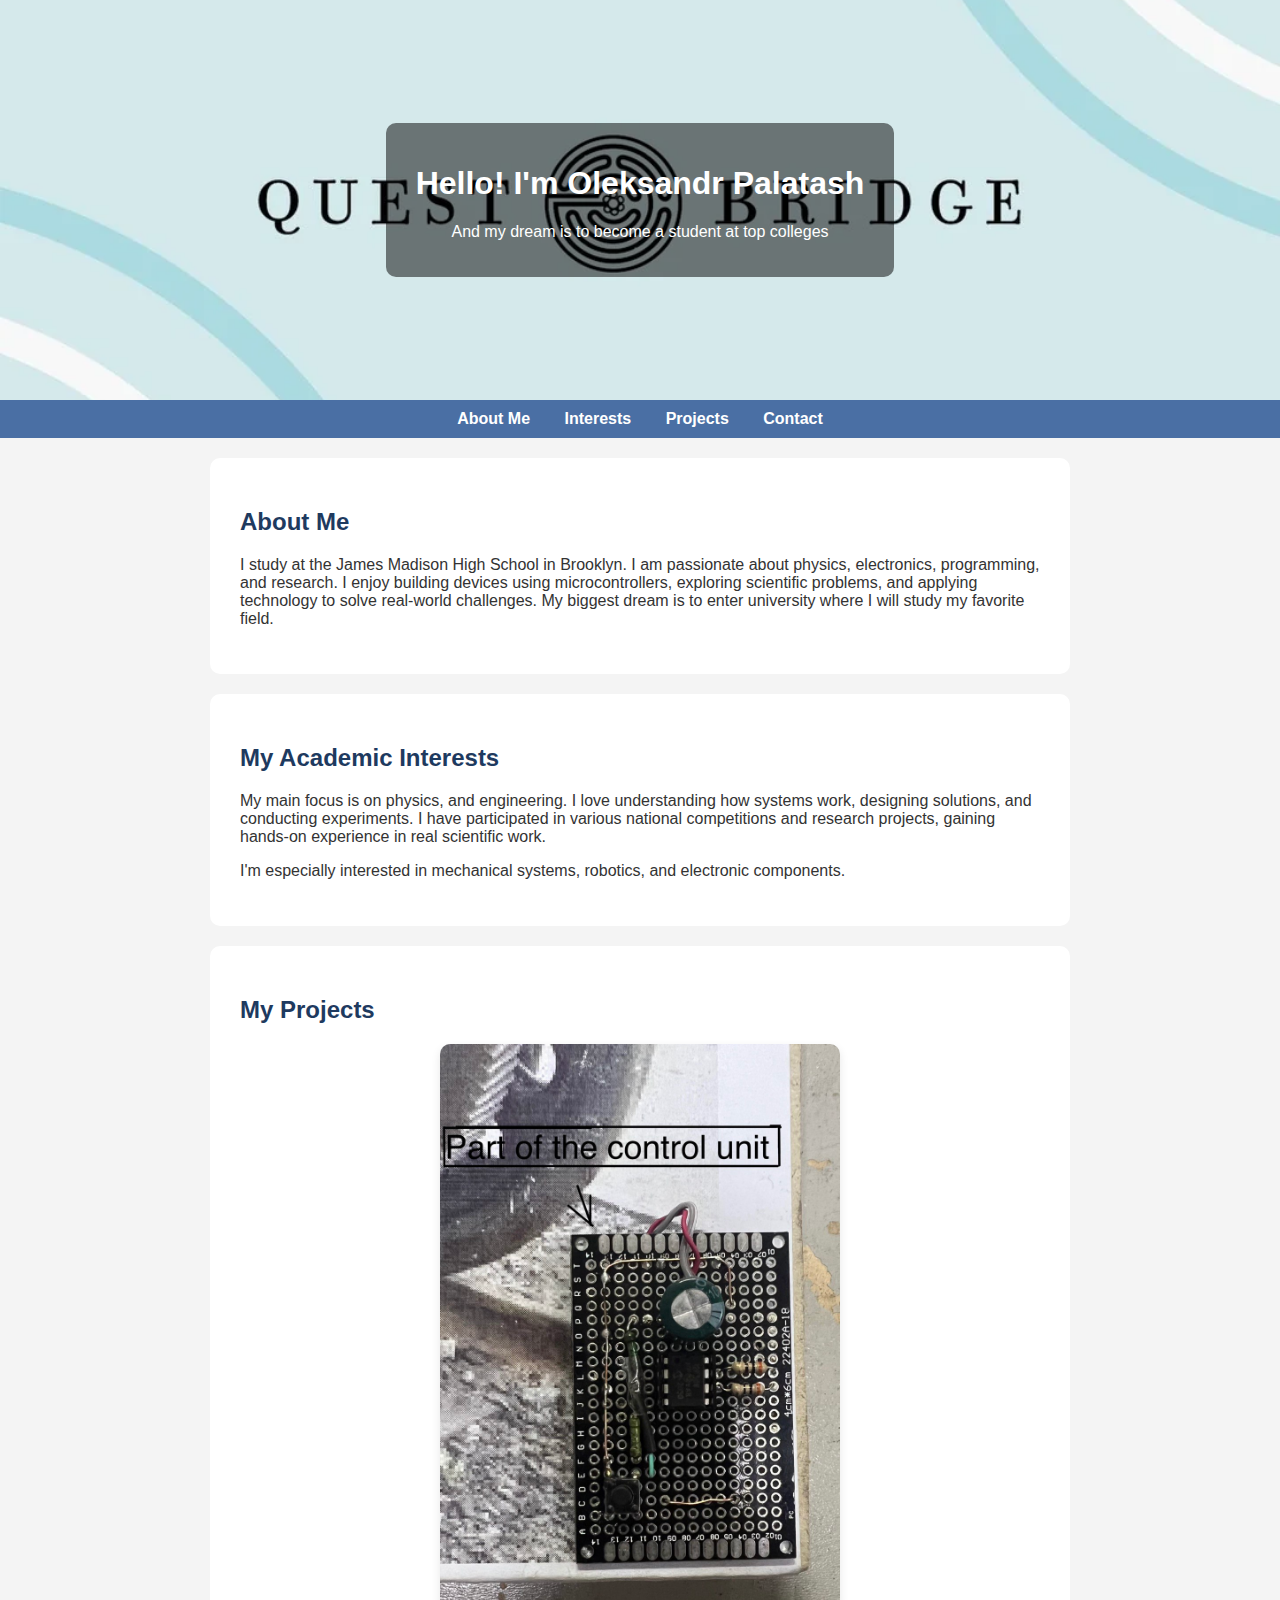
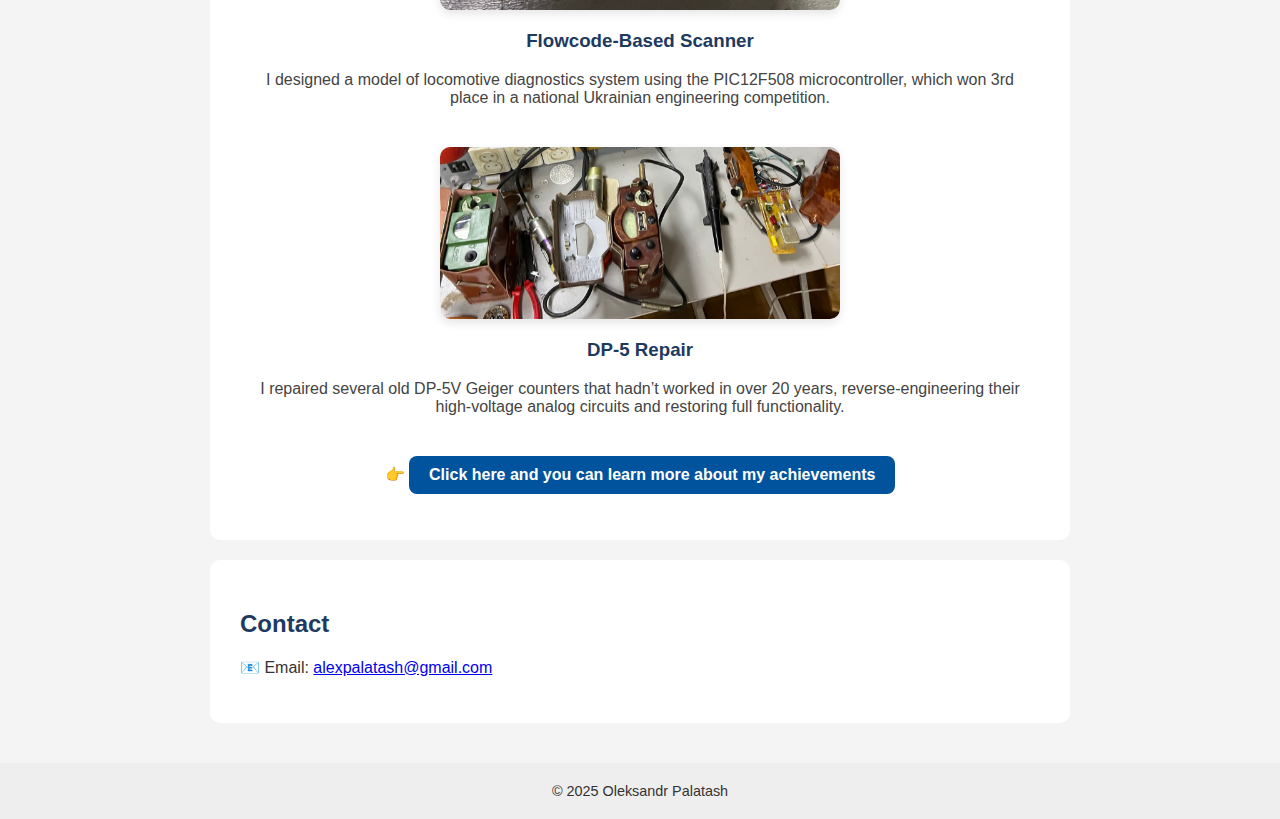
<file: index.html>
<!DOCTYPE html>
<html lang="en">
<head>
<meta charset="UTF-8">
<meta name="viewport" content="width=device-width, initial-scale=1.0">
<title>QuestBridge — About Me</title>
<link rel="stylesheet" href="style.QB.css">
</head>
<body>

<header class="hero-header">
<div class="overlay">
<h1>Hello! I'm Oleksandr Palatash</h1>
<p>And my dream is to become a student at top colleges</p>
</div>
</header>

<nav>
<a href="#about">About Me</a>
<a href="#interests">Interests</a>
<a href="#projects">Projects</a>
<a href="#contact">Contact</a>
</nav>


<section id="about">
<h2>About Me</h2>
<p>I study at the James Madison High School in Brooklyn. I am passionate about physics, electronics, programming, and research. I enjoy building devices using microcontrollers, exploring scientific problems, and applying technology to solve real-world challenges. My biggest dream is to enter university where I will study my favorite field.</p>
</section>


<section id="interests">
<h2>My Academic Interests</h2>
<p>My main focus is on physics, and engineering. I love understanding how systems work, designing solutions, and conducting experiments. I have participated in various national competitions and research projects, gaining hands-on experience in real scientific work.</p>
<p>I'm especially interested in mechanical systems, robotics, and electronic components.</p>
</section>


<section id="projects">
<h2>My Projects</h2>

<div class="project">
<img src="loc.jpg" alt="Flowcode Scanner Project" />
<h3>Flowcode-Based Scanner</h3>
<p>I designed a model of locomotive diagnostics system using the PIC12F508 microcontroller, which won 3rd place in a national Ukrainian engineering competition.</p>
</div>

<div class="project">
<img src="дп5.jpg" alt="DP5" />
<h3>DP-5 Repair</h3>
<p>I repaired several old DP-5V Geiger counters that hadn’t worked in over 20 years, reverse-engineering their high-voltage analog circuits and restoring full functionality.</p>
</div>

<p style="text-align: center; margin-top: 30px;">
👉 <a href="index.achievements.QB.html" class="button">Click here and you can learn more about  my achievements</a>
</p>
</section>


<section id="contact">
<h2>Contact</h2>
<p>📧 Email: <a href="mailto:alexpalatash@gmail.com">alexpalatash@gmail.com</a></p>
</section>

<footer>
&copy; 2025 Oleksandr Palatash
</footer>

</body>

</html>
</file>
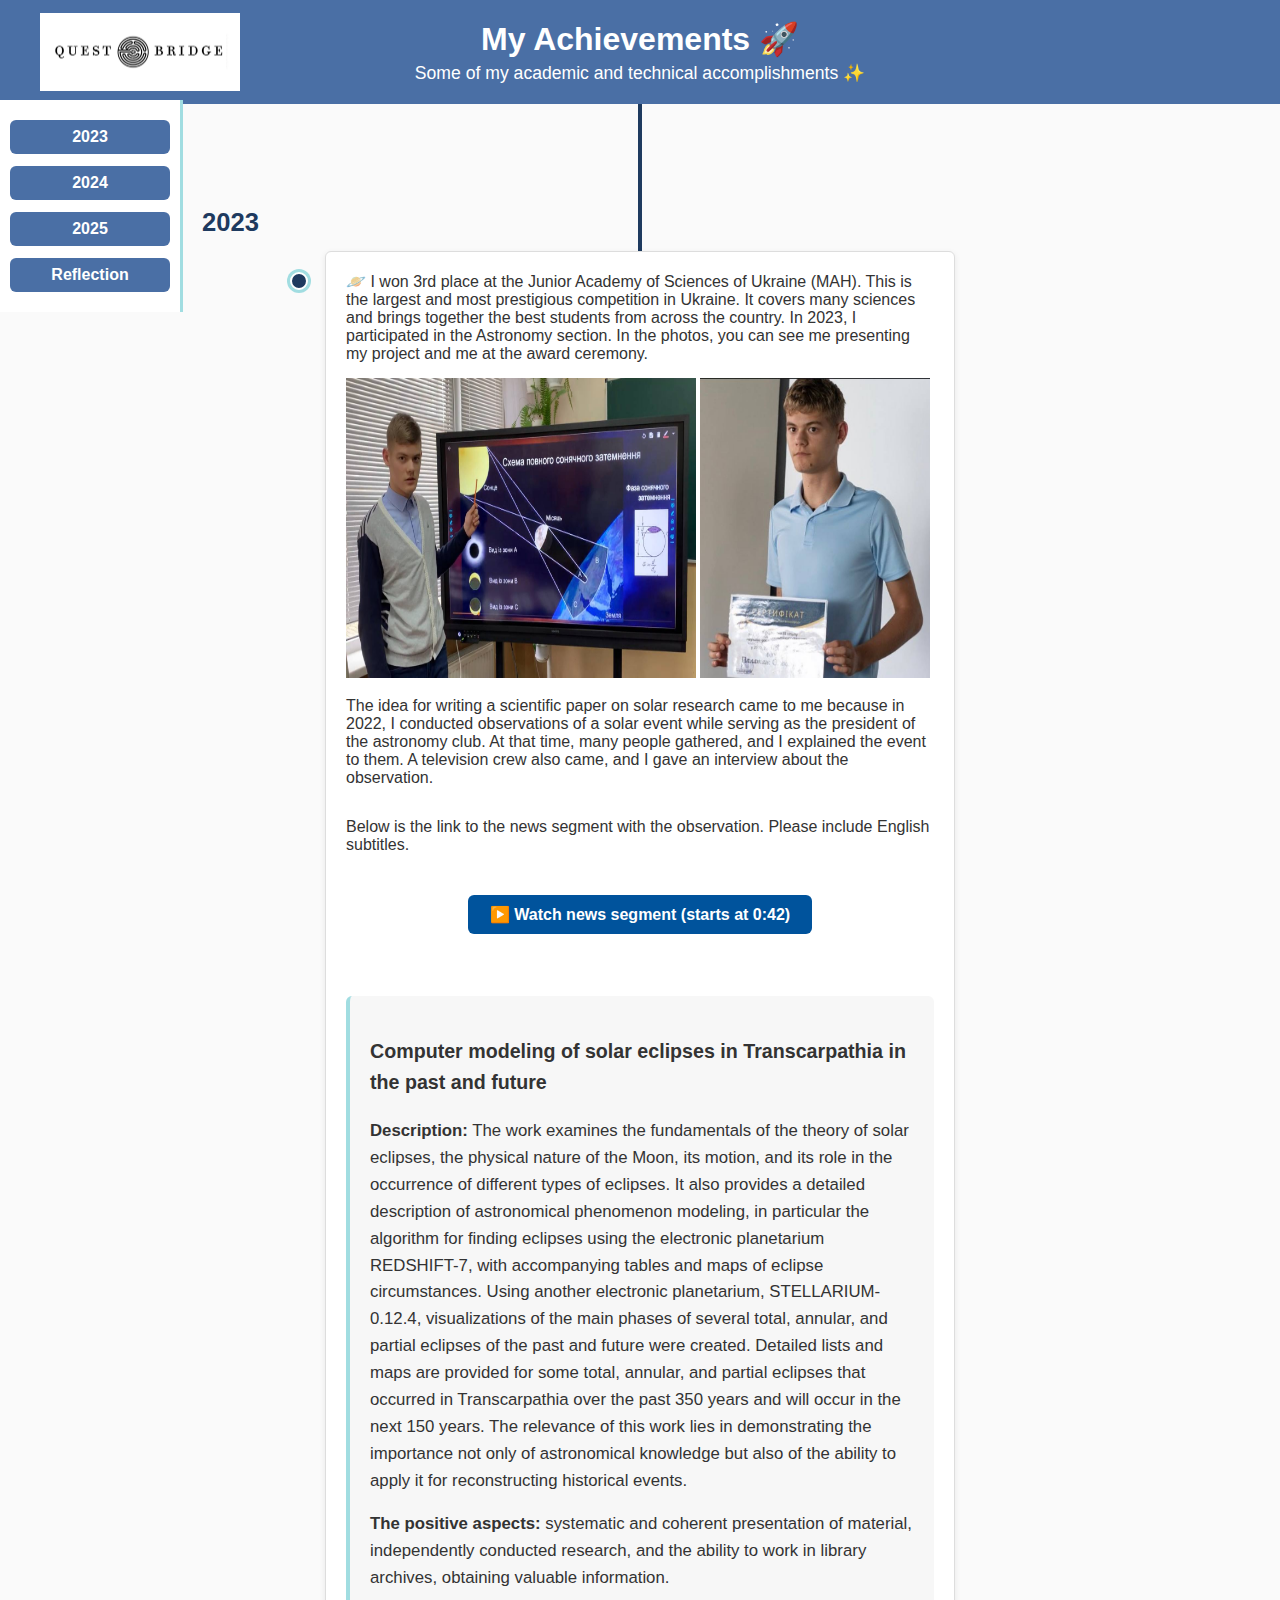
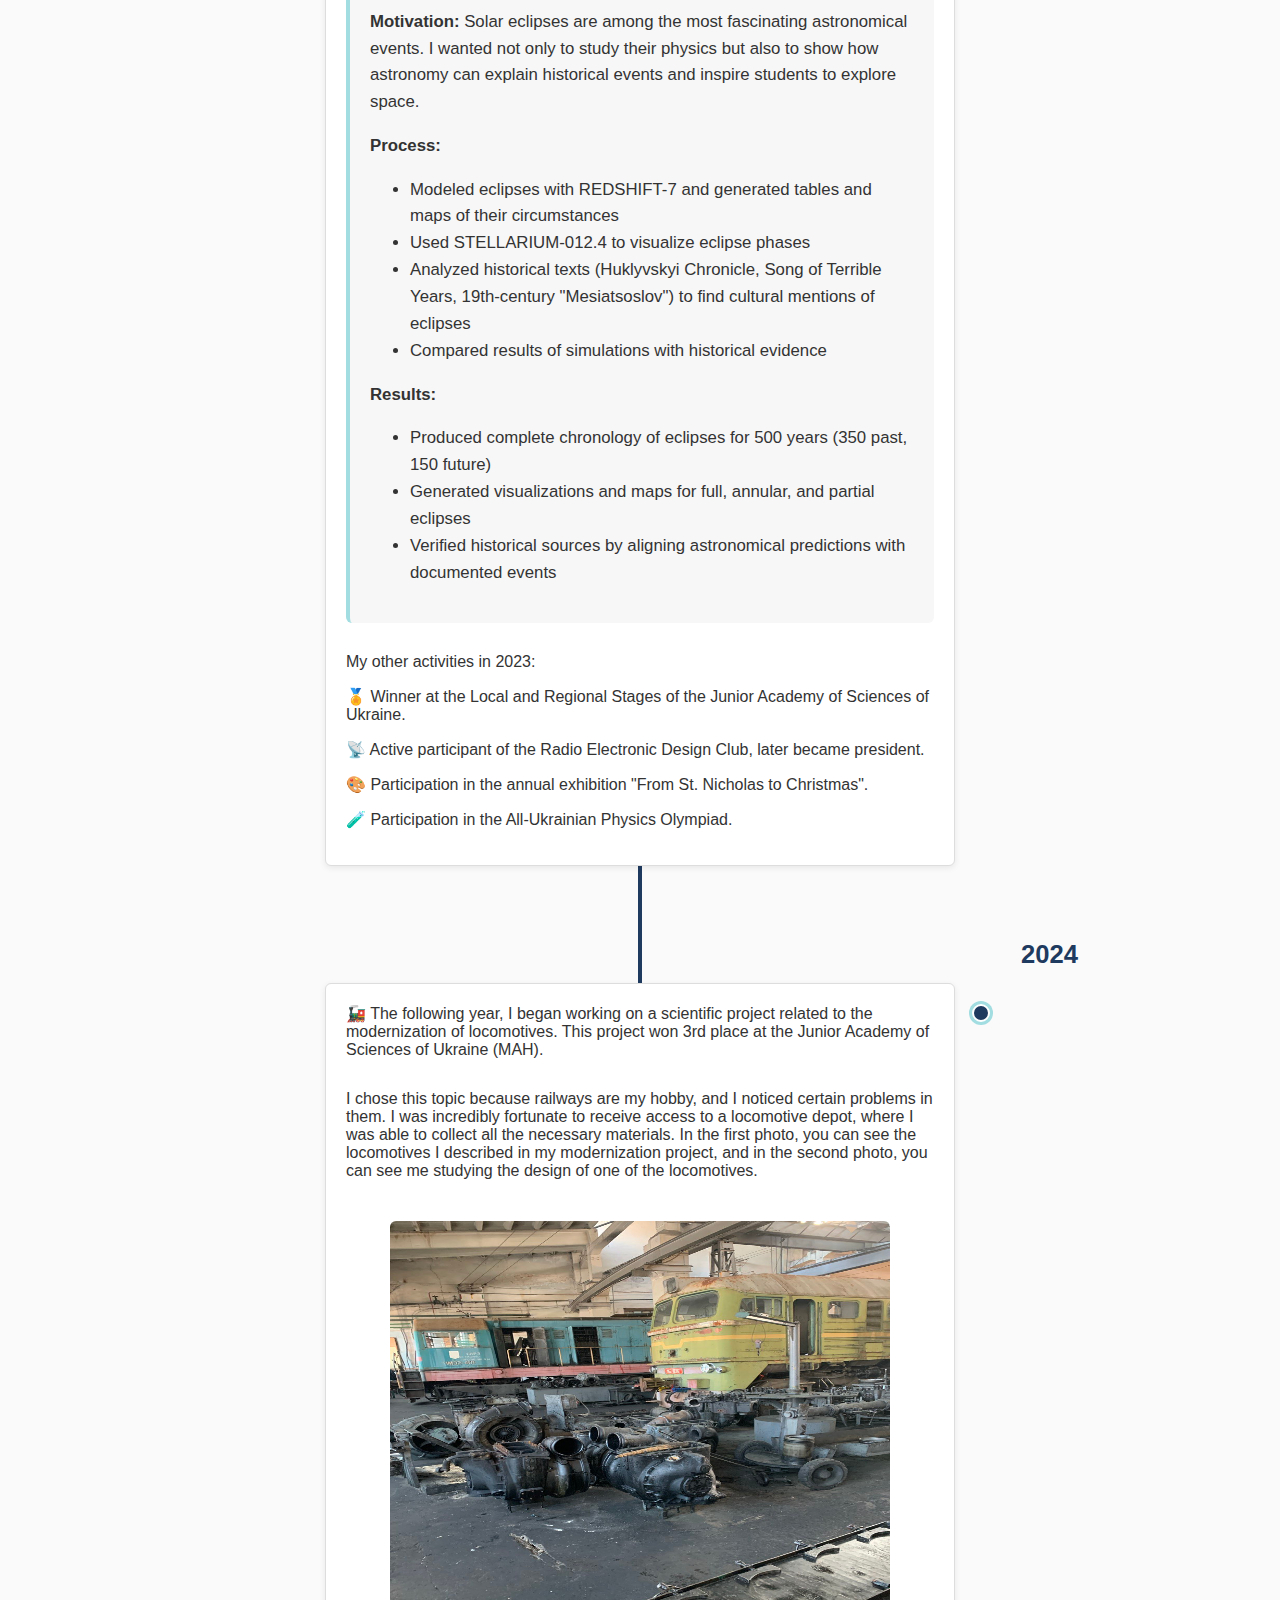
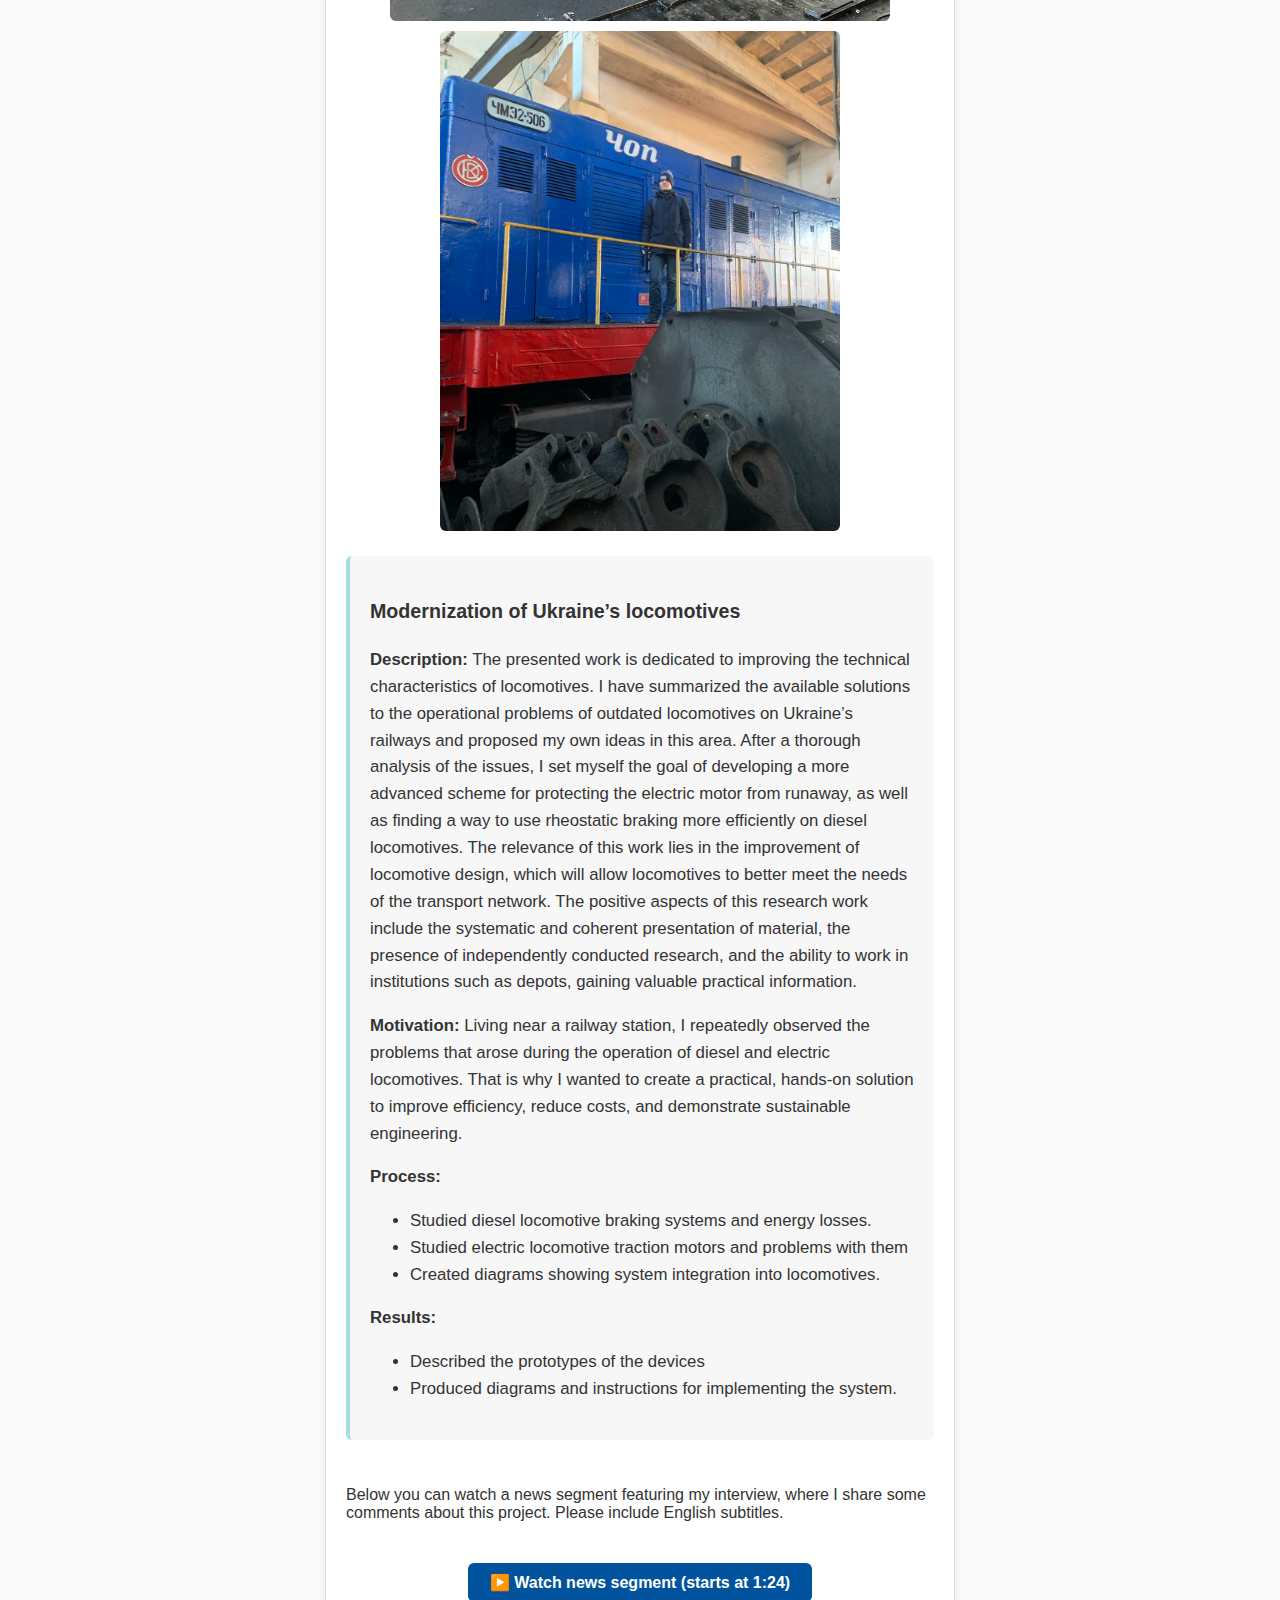
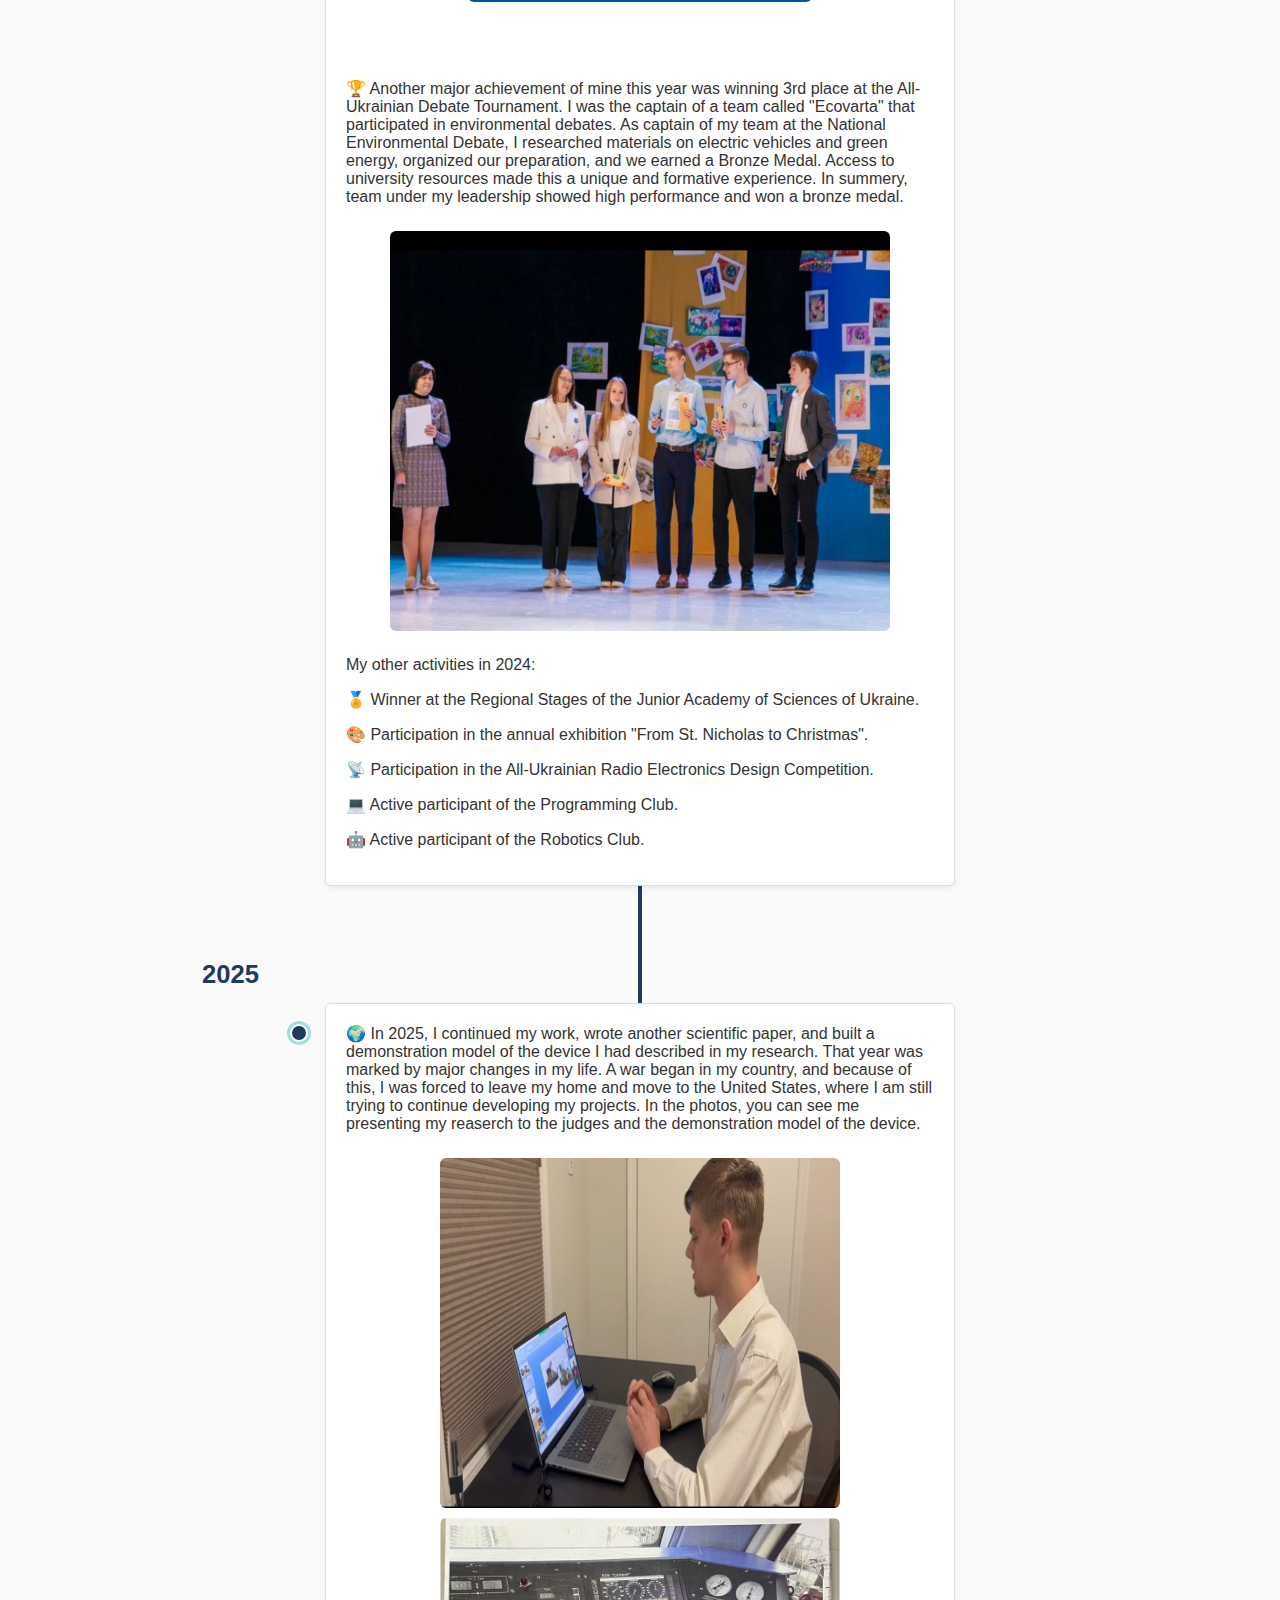
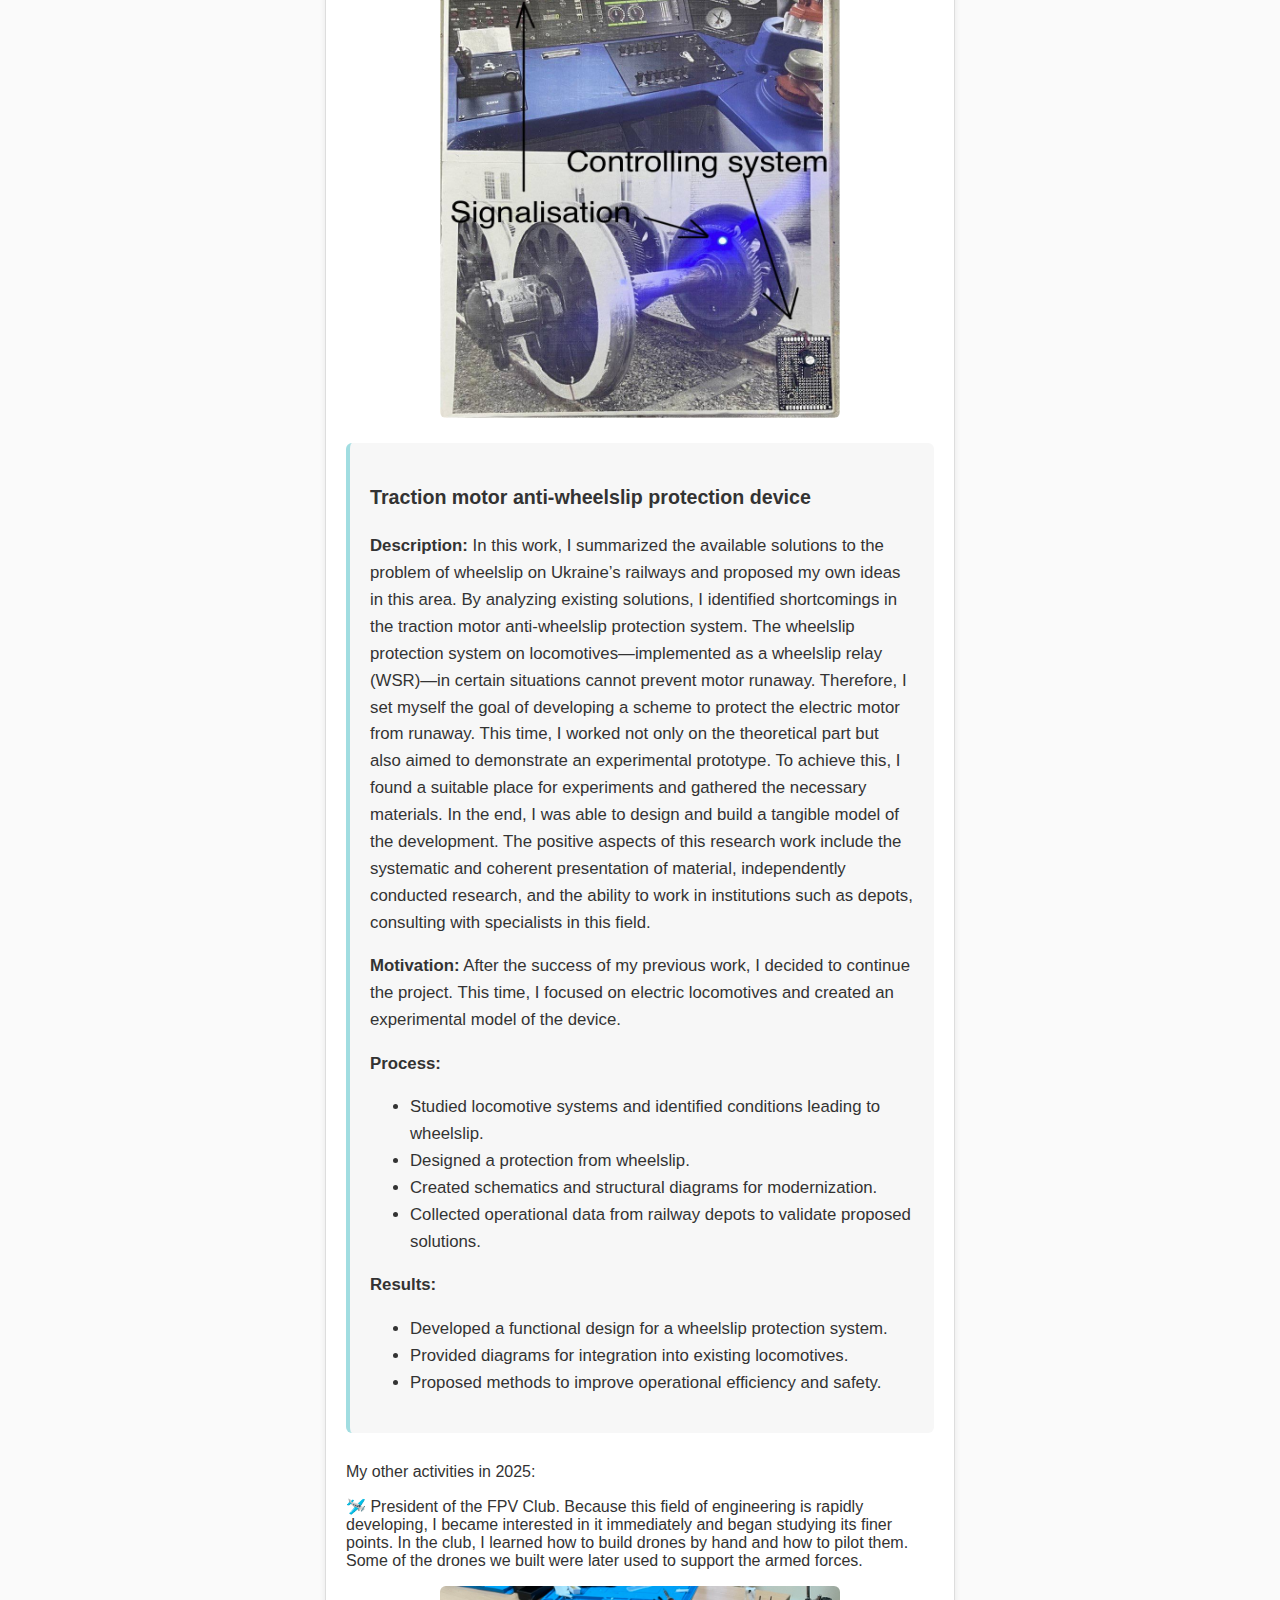
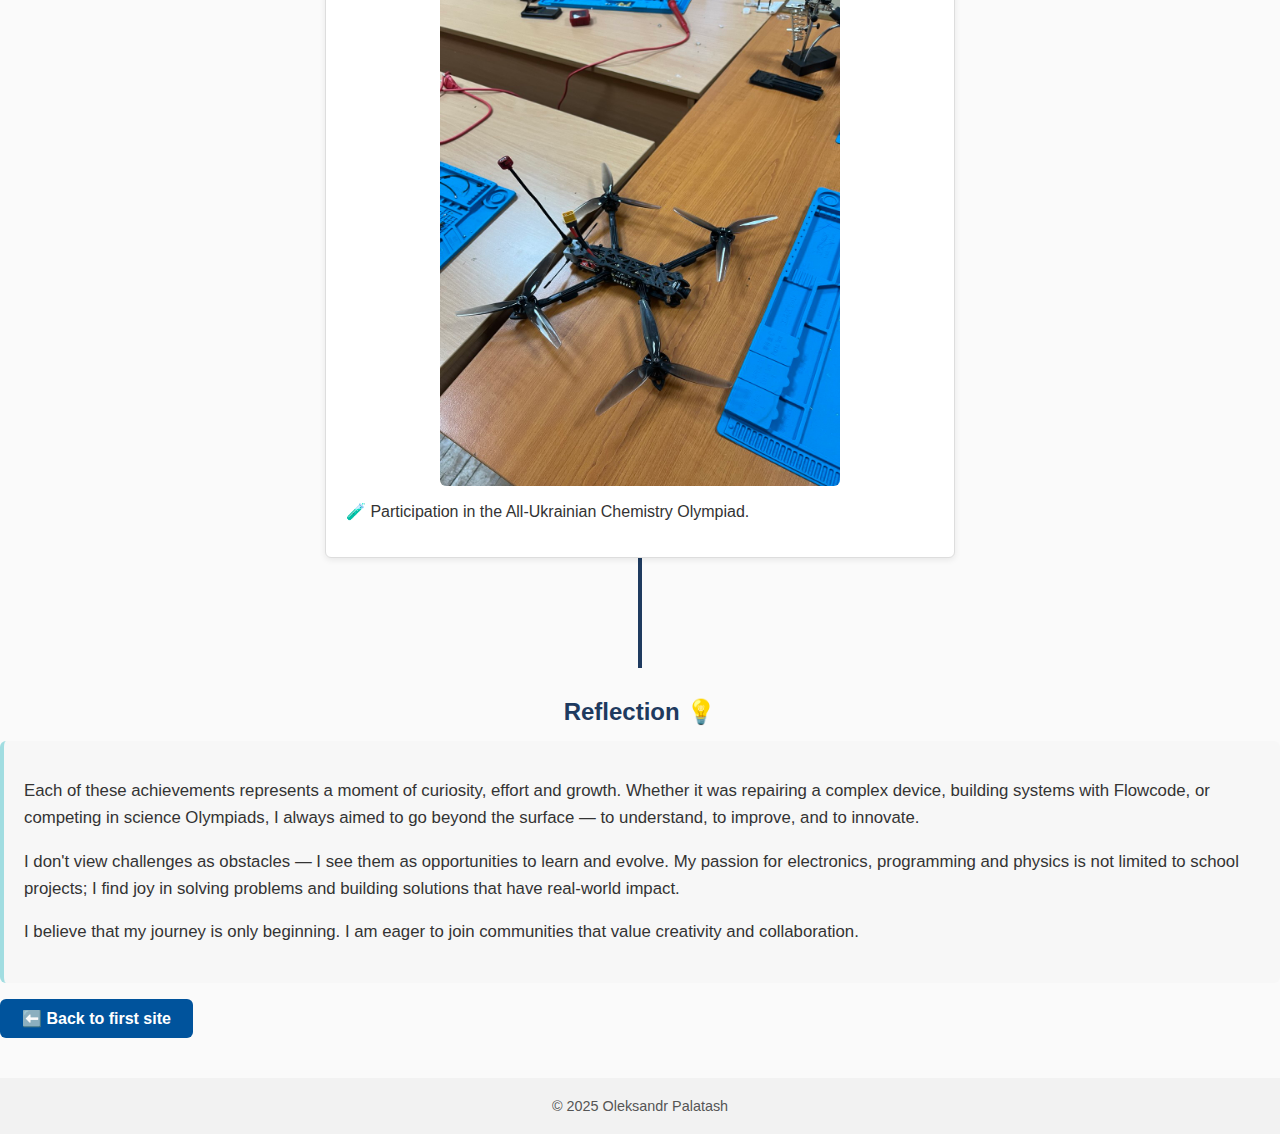
<file: index.achievements.QB.html>
<!DOCTYPE html>
<html lang="en">
<head>
<meta charset="UTF-8">
<meta name="viewport" content="width=device-width, initial-scale=1.0">
<title>My Achievements</title>
<link rel="stylesheet" href="style.achievements.QB.css">
</head>
<body>

<header class="mit-header">
<img src="questbridge_logo_feature.jpg" alt="Logo" class="mit-logo">
<div class="header-title">
<h1>My Achievements 🚀</h1>
<p>Some of my academic and technical accomplishments ✨</p>
</div>
</header>

<nav class="year-nav-fixed">
<a href="#year2023">2023</a>
<a href="#year2024">2024</a>
<a href="#year2025">2025</a>
<a href="#reflection">Reflection</a>
</nav>

<main class="timeline">



<div class="timeline-item" id="year2023">
<div class="timeline-year">2023</div>
<div class="timeline-content">
🪐 I won 3rd place at the Junior Academy of Sciences of Ukraine (МАН). This is the largest and most prestigious competition in Ukraine. It covers many sciences and brings together the best students from across the country. In 2023, I participated in the Astronomy section. In the photos, you can see me presenting my project and me at the award ceremony.

<div>
<img src="показ.jpg" alt="Astronomy competition photo 1" class="photo-2023-1">
<img src="нагорода.jpg" alt="Astronomy competition photo 2" class="photo-2023-2">
</div>

The idea for writing a scientific paper on solar research came to me because in 2022, I conducted observations of a solar event while serving as the president of the astronomy club. At that time, many people gathered, and I explained the event to them. A television crew also came, and I gave an interview about the observation.
<p >Below is the link to the news segment with the observation. Please include English subtitles.</p>
<div class="video-container">
<a href="https://www.youtube.com/watch?v=30VEkswxMg4&t=42s" target="_blank" class="button">
  ▶️ Watch news segment (starts at 0:42)
</a>
</div>
</a>
<p></p>

<div class="achievement-text">
<h3>Computer modeling of solar eclipses in Transcarpathia in the past and future</h3>
<p><strong>Description:</strong> The work examines the fundamentals of the theory of solar eclipses, the physical nature of the Moon, its motion, and its role in the occurrence of different types of eclipses. It also provides a detailed description of astronomical phenomenon modeling, in particular the algorithm for finding eclipses using the electronic planetarium REDSHIFT-7, with accompanying tables and maps of eclipse circumstances. Using another electronic planetarium, STELLARIUM-0.12.4, visualizations of the main phases of several total, annular, and partial eclipses of the past and future were created. Detailed lists and maps are provided for some total, annular, and partial eclipses that occurred in Transcarpathia over the past 350 years and will occur in the next 150 years. The relevance of this work lies in demonstrating the importance not only of astronomical knowledge but also of the ability to apply it for reconstructing historical events.</p>

<p><strong>The positive aspects:</strong> systematic and coherent presentation of material, independently conducted research, and the ability to work in library archives, obtaining valuable information.</p>

<p><strong>Motivation:</strong> Solar eclipses are among the most fascinating astronomical events. I wanted not only to study their physics but also to show how astronomy can explain historical events and inspire students to explore space.</p>

<p><strong>Process:</strong></p>
<ul>
<li>Modeled eclipses with REDSHIFT-7 and generated tables and maps of their circumstances</li>
<li>Used STELLARIUM-012.4 to visualize eclipse phases</li>
<li>Analyzed historical texts (Huklyvskyi Chronicle, Song of Terrible Years, 19th-century "Mesiatsoslov") to find cultural mentions of eclipses</li>
<li>Compared results of simulations with historical evidence</li>
</ul>

<p><strong>Results:</strong></p>
<ul>
<li>Produced complete chronology of eclipses for 500 years (350 past, 150 future)</li>
<li>Generated visualizations and maps for full, annular, and partial eclipses</li>
<li>Verified historical sources by aligning astronomical predictions with documented events</li>
</ul>
</div>



<div >
My other activities in 2023:
<p>🏅 Winner at the Local and Regional Stages of the Junior Academy of Sciences of Ukraine.</p>
<p>📡 Active participant of the Radio Electronic Design Club, later became president.</p>
<p>🎨 Participation in the annual exhibition "From St. Nicholas to Christmas".</p>
<p>🧪 Participation in the All-Ukrainian Physics Olympiad.</p>
</div>
</div>
</div>


<div class="timeline-item" id="year2024">
<div class="timeline-year">2024</div>
<div class="timeline-content">
🚂 The following year, I began working on a scientific project related to the modernization of locomotives. This project won 3rd place at the Junior Academy of Sciences of Ukraine (МАН).
<p>I chose this topic because railways are my hobby, and I noticed certain problems in them. I was incredibly fortunate to receive access to a locomotive depot, where I was able to collect all the necessary materials. In the first photo, you can see the locomotives I described in my modernization project, and in the second photo, you can see me studying the design of one of the locomotives.</p>
<div class="photos">
<img src="depo1.jpg" alt="photo 1 " class="photo-2024-1">
<img src="depo2.jpg" alt="photo 2" class="photo-2024-2">
</div>

<div class="achievement-text">
<h3>Modernization of Ukraine’s locomotives</h3>
<p><strong>Description:</strong> The presented work is dedicated to improving the technical characteristics of locomotives. I have summarized the available solutions to the operational problems of outdated locomotives on Ukraine’s railways and proposed my own ideas in this area. After a thorough analysis of the issues, I set myself the goal of developing a more advanced scheme for protecting the electric motor from runaway, as well as finding a way to use rheostatic braking more efficiently on diesel locomotives.

The relevance of this work lies in the improvement of locomotive design, which will allow locomotives to better meet the needs of the transport network.

The positive aspects of this research work include the systematic and coherent presentation of material, the presence of independently conducted research, and the ability to work in institutions such as depots, gaining valuable practical information.</p>

<p><strong>Motivation:</strong> Living near a railway station, I repeatedly observed the problems that arose during the operation of diesel and electric locomotives. That is why I wanted to create a practical, hands-on solution to improve efficiency, reduce costs, and demonstrate sustainable engineering. </p>

<p><strong>Process:</strong></p>
<ul>
<li>Studied diesel locomotive braking systems and energy losses.</li>
<li>Studied electric locomotive traction motors and problems with them</li>
<li>Created diagrams showing system integration into locomotives.</li>
</ul>

<p><strong>Results:</strong></p>
<ul>
<li>Described the prototypes of the devices</li>
<li>Produced diagrams and instructions for implementing the system.</li>
</ul>
</div>
 <p>Below you can watch a news segment featuring my interview, where I share some comments about this project. Please include English subtitles.</p>
<div class="video-container">
 <a href="https://www.youtube.com/watch?v=6lE51dzWRyw&t=84s" target="_blank" class="button">▶️ Watch news segment (starts at 1:24)</a>
</div>
<p></p>
<div>
</div>
<div>
🏆 Another major achievement of mine this year was winning 3rd place at the All-Ukrainian Debate Tournament.
I was the captain of a team called "Ecovarta" that participated in environmental debates. As captain of my team at the National Environmental Debate, I researched materials on electric vehicles and green energy, organized our preparation, and we earned a Bronze Medal. Access to university resources made this a unique and formative experience. In summery, team under my leadership showed high performance and won a bronze medal.
</div>
<div>
<img src="debate.jpg" class="photo-2024-3" alt="Debate competition photo">
</div>
<div>
My other activities in 2024:
<p>🏅 Winner at the Regional Stages of the Junior Academy of Sciences of Ukraine.</p>
<p>🎨 Participation in the annual exhibition "From St. Nicholas to Christmas".</p>
<p>📡 Participation in the All-Ukrainian Radio Electronics Design Competition.</p>
<p>💻 Active participant of the Programming Club.</p>
<p>🤖 Active participant of the Robotics Club.</p>
</div>
</div>
</div>


<div class="timeline-item" id="year2025">
<div class="timeline-year">2025</div>
<div class="timeline-content">
🌍 In 2025, I continued my work, wrote another scientific paper, and built a demonstration model of the device I had described in my research. That year was marked by major changes in my life. A war began in my country, and because of this, I was forced to leave my home and move to the United States, where I am still trying to continue developing my projects. In the photos, you can see me presenting my reaserch to the judges and the demonstration model of the device.
<div>
<img src="me.jpg" class="photo-2025-1" alt="Presentation photo">
<img src="лок.jpg" class="photo-2025-2" alt="Prototype photo">
</div>

<div class="achievement-text">
<h3>Traction motor anti-wheelslip protection device</h3>
<p><strong>Description:</strong> In this work, I summarized the available solutions to the problem of wheelslip on Ukraine’s railways and proposed my own ideas in this area. By analyzing existing solutions, I identified shortcomings in the traction motor anti-wheelslip protection system. The wheelslip protection system on locomotives—implemented as a wheelslip relay (WSR)—in certain situations cannot prevent motor runaway. Therefore, I set myself the goal of developing a scheme to protect the electric motor from runaway. This time, I worked not only on the theoretical part but also aimed to demonstrate an experimental prototype. To achieve this, I found a suitable place for experiments and gathered the necessary materials. In the end, I was able to design and build a tangible model of the development.

The positive aspects of this research work include the systematic and coherent presentation of material, independently conducted research, and the ability to work in institutions such as depots, consulting with specialists in this field.
</p>

<p><strong>Motivation:</strong> After the success of my previous work, I decided to continue the project. This time, I focused on electric locomotives and created an experimental model of the device. </p>

<p><strong>Process:</strong></p>
<ul>
<li>Studied locomotive systems and identified conditions leading to wheelslip.</li>
<li>Designed a protection from wheelslip.</li>
<li>Created schematics and structural diagrams for modernization.</li>
<li>Collected operational data from railway depots to validate proposed solutions.</li>
</ul>

<p><strong>Results:</strong></p>
<ul>
<li>Developed a functional design for a wheelslip protection system.</li>
<li>Provided diagrams for integration into existing locomotives.</li>
<li>Proposed methods to improve operational efficiency and safety.</li>
</ul>
</div>

<div>
My other activities in 2025:
<p>🛩️ President of the FPV Club. Because this field of engineering is rapidly developing, I became interested in it immediately and began studying its finer points. In the club, I learned how to build drones by hand and how to pilot them. Some of the drones we built were later used to support the armed forces.</p>
<div class="photos">
<img src="drone.jpg" class="photo-2025-3" alt="FPV drone photo">
</div>
<p>🧪 Participation in the All-Ukrainian Chemistry Olympiad.</p>
</div>
</div>
</div>
</div>
</main>

<h2 class="centered-topic" id="reflection">Reflection 💡</h2>
<div class="achievement-text">
<p><p>Each of these achievements represents a moment of curiosity, effort and growth. Whether it was repairing a complex device, building systems with Flowcode, or competing in science Olympiads, I always aimed to go beyond the surface — to understand, to improve, and to innovate.</p>
<p>I don't view challenges as obstacles — I see them as opportunities to learn and evolve. My passion for electronics, programming and physics is not limited to school projects; I find joy in solving problems and building solutions that have real-world impact.</p>
<p>I believe that my journey is only beginning. I am eager to join communities that value creativity and collaboration.</p>
</div>
<div class="video-container1">
<p><a href="index.QB.html" class="button">⬅️ Back to first site</a></p>
</div>
<footer>
&copy; 2025 Oleksandr Palatash
</footer>

</body>

</html>
</file>
<file: style.QB.css>
body {
font-family: 'Segoe UI', sans-serif;
background: #f4f4f4;
color: #333;
margin: 0;
}

.hero-header {
background-image: url('POSTER.webp'); 
background-size: cover;
background-position: center;
height: 400px;
display: flex;
align-items: center;
justify-content: center;
text-align: center;
position: relative;
}

.overlay {
background-color: rgba(0,0,0,0.5);
color: white;
padding: 20px 30px;
border-radius: 10px;
}

nav {
background: #4a6fa4;
text-align: center;
padding: 10px;
}

nav a {
display: inline-block;
color: #fff;
text-decoration: none;
margin: 0 15px;
font-weight: bold;
transition: all 0.3s ease;
}

nav a:hover {
transform: scale(1.1);
}

section {
max-width: 800px;
margin: auto;
padding: 30px;
background: white;
margin-top: 20px;
border-radius: 10px;
}

h2 {
color: #1e3a5f;
}

footer {
text-align: center;
padding: 20px;
background: #eee;
margin-top: 40px;
font-size: 0.9em;
}

img {
display: block;
margin: 20px auto;
max-width: 90%;
height: auto;
border-radius: 10px;
}

.project {
margin-bottom: 40px;
text-align: center;
}

.project img {
max-width: 50%;
height: auto;
border-radius: 10px;
box-shadow: 0 4px 10px rgba(0,0,0,0.1);
}

.project h3 {
margin-top: 15px;
color: #1e3a5f;
}

.project p {
font-size: 1em;
color: #444;
padding: 0 15px;
}

a.button {
display: inline-block;
background-color: #00539C;
color: white;
padding: 10px 20px;
text-decoration: none;
border-radius: 8px;
font-weight: bold;
transition: background 0.3s ease;
}

a.button:hover {
background-color: #003f7d;

}
</file>
<file: style.achievements.QB.css>
/* --- Загальні стилі --- */
body {
font-family: "Helvetica Neue", Arial, sans-serif;
margin: 0;
background: #fafafa;
color: #333;
}

header.mit-header {
background: #4a6fa5;
color: white;
padding: 20px 40px;
display: flex;
align-items: center;
justify-content: center;
position: relative;
}

.mit-logo {
width: 200px;
height: auto;
position: absolute;
left: 40px;
}

header .header-title {
text-align: center;
}

header .header-title h1 {
margin: 0;
font-size: 2rem;
}

header .header-title p {
margin: 5px 0 0 0;
font-size: 1.1rem;
}

/* --- Бічна навігація --- */
.year-nav-fixed {
position: fixed;
top: 100px;
left: 0;
width: 160px;
background: #fff;
border-right: 3px solid #a1dde1;
padding: 20px 10px;
display: flex;
flex-direction: column;
gap: 12px;
z-index: 1000;
}

.year-nav-fixed a {
text-decoration: none;
padding: 8px 12px;
background: #4a6fa5;
color: white;
font-weight: 600;
border-radius: 6px;
transition: all 0.3s ease;
text-align: center;
}

.year-nav-fixed a:hover {
background-color: #4a6fa5;
transform: scale(1.05);
}

/* --- Таймлайн --- */
main.timeline {
max-width: 900px;
padding: 40px 20px;
margin: 0 auto;
position: relative;
}

.timeline::before {
content: '';
position: absolute;
top: 0;
bottom: 0;
width: 4px;
background: #1e3a5f;
left: 50%;
transform: translateX(-50%);
}

/* --- Елементи таймлайну --- */
.timeline-item {
position: relative;
margin: 60px 0;
display: flex;
flex-direction: column;
align-items: center;
justify-content: center;
}

/* --- Роки --- */
.timeline-year {
font-size: 1.6rem;
font-weight: bold;
padding: 4px 12px;
border-radius: 4px;
background: #fafafa;
z-index: 2;
}

.timeline-item:nth-child(odd) .timeline-year {
align-self: flex-start;
color: #1e3a5f;
}

.timeline-item:nth-child(even) .timeline-year {
align-self: flex-end;
color: #1e3a5f;
}

/* --- Контент таймлайну --- */
.timeline-content {
background: #fff;
padding: 20px;
border-radius: 6px;
border: 1px solid #ddd;
box-shadow: 0 2px 6px rgba(0,0,0,0.08);
width: 70%;
max-width: 700px;
text-align: left;
display: flex;
flex-direction: column;
gap: 15px;
margin: 10px auto;
position: relative;
box-sizing: border-box;
}

/* Кружечки на лінії */
.timeline-item:nth-child(odd) .timeline-content::before,
.timeline-item:nth-child(even) .timeline-content::before {
content: '';
position: absolute;
top: 20px;
width: 14px;
height: 14px;
background: #1e3a5f;
border-radius: 50%;
border: 2px solid #fff;
box-shadow: 0 0 0 3px #a1dde1;
}

.timeline-item:nth-child(odd) .timeline-content::before { left: -36px; }
.timeline-item:nth-child(even) .timeline-content::before { right: -36px; }

/* --- Фото (окремі класи) --- */
.photo-2023-1 {
    width: 350px;
    height: 300px;
}
.photo-2023-2{
    width: 230px;
    height: 300px;
}
.photo-2024-1{
    display: block; /* робимо блочними, щоб центр працював */
margin: 10px auto; /* центр по горизонталі */
width: 500px; /* маленький розмір за замовчуванням */
height: 400px;
border-radius: 6px;
}
.photo-2024-2{
    display: block; /* робимо блочними, щоб центр працював */
margin: 10px auto; /* центр по горизонталі */
width: 400px; /* маленький розмір за замовчуванням */
height: 500px;
border-radius: 6px;
}
.photo-2024-3{
    display: block; /* робимо блочними, щоб центр працював */
margin: 10px auto; /* центр по горизонталі */
width: 500px; /* маленький розмір за замовчуванням */
height: 400px;
border-radius: 6px;
}
.photo-2025-1{
    display: block; /* робимо блочними, щоб центр працював */
margin: 10px auto; /* центр по горизонталі */
width: 400px; /* маленький розмір за замовчуванням */
height: 350px;
border-radius: 6px;
}
.photo-2025-2{
    display: block; /* робимо блочними, щоб центр працював */
margin: 10px auto; /* центр по горизонталі */
width: 400px; /* маленький розмір за замовчуванням */
height: 500px;
border-radius: 6px;
}
.photo-2025-3 {
display: block; /* робимо блочними, щоб центр працював */
margin: 10px auto; /* центр по горизонталі */
width: 400px; /* маленький розмір за замовчуванням */
height: 500px;
border-radius: 6px;
}

/* --- Відео кнопки --- */
.video-container {
text-align: center; /* по центру контейнера */
margin-top: 10px;
}

.video-container a.button {
display: inline-block;
background-color: #00539C;
color: white;
padding: 10px 22px;
text-decoration: none;
border-radius: 6px;
font-weight: 600;
transition: all 0.3s ease;
}

.video-container a.button:hover {
background-color: #003f7d;
transform: translateY(-2px);
}

.video-container1{
text-align: left; 
margin-top: 10px;
}

.video-container1 a.button {
display: inline-block;
background-color: #00539C;
color: white;
padding: 10px 22px;
text-decoration: none;
border-radius: 6px;
font-weight: 600;
transition: all 0.3s ease;
}

.video-container1 a.button:hover {
background-color: #003f7d;
transform: translateY(-2px);
}

/* --- Тексти --- */
.achievement-text {
font-size: 1.05rem;
margin-bottom: 15px;
line-height: 1.6;
background: #f7f7f7;
border-left: 4px solid #a1dde1;
padding: 20px;
border-radius: 6px;
}

.centered-topic {
text-align: center;
margin: 30px 0 15px 0;
color: #1e3a5f;
font-weight: 600;
}

/* --- Footer --- */
footer {
text-align: center;
padding: 20px;
background: #f2f2f2;
margin-top: 40px;
font-size: 0.9rem;
color: #555;
}


html {
scroll-behavior: smooth;
}

/* --- Responsive --- */
@media (max-width: 767px) {
.mit-logo { display: none; }
.timeline::before { display: none; }
.timeline-item { margin: 40px 0; }
.timeline-year { align-self: center !important; margin-bottom: 15px; text-align: center; }
.timeline-content { width: 90%; margin: 0 auto; }
.timeline-content::before { display: none; }
.year-nav-fixed {
position: relative;
width: 100%;
flex-direction: row;
justify-content: space-around;
border-right: none;
border-bottom: 3px solid #A31F34;
top: 0;
padding: 10px 0;
background: #fff;
}
.year-nav-fixed a { flex: 1; margin: 0 5px; }
}

/* --- Research cards --- */
.research-card {
background: #fefefe;
border: 2px solid #A31F34;
border-left: 8px solid #A31F34;
padding: 20px;
margin: 25px 0;
border-radius: 8px;
box-shadow: 0 2px 6px rgba(0,0,0,0.08);
}

.research-card h3 {
margin-top: 0;
color: #A31F34;
font-size: 1.3rem;
margin-bottom: 12px;
}

.research-card p { margin: 10px 0; line-height: 1.6; }

.research-card ul {
margin: 10px 0 15px 20px;
padding: 0;
line-height: 1.6;
}

.research-card li { margin-bottom: 6px; }
</file>
